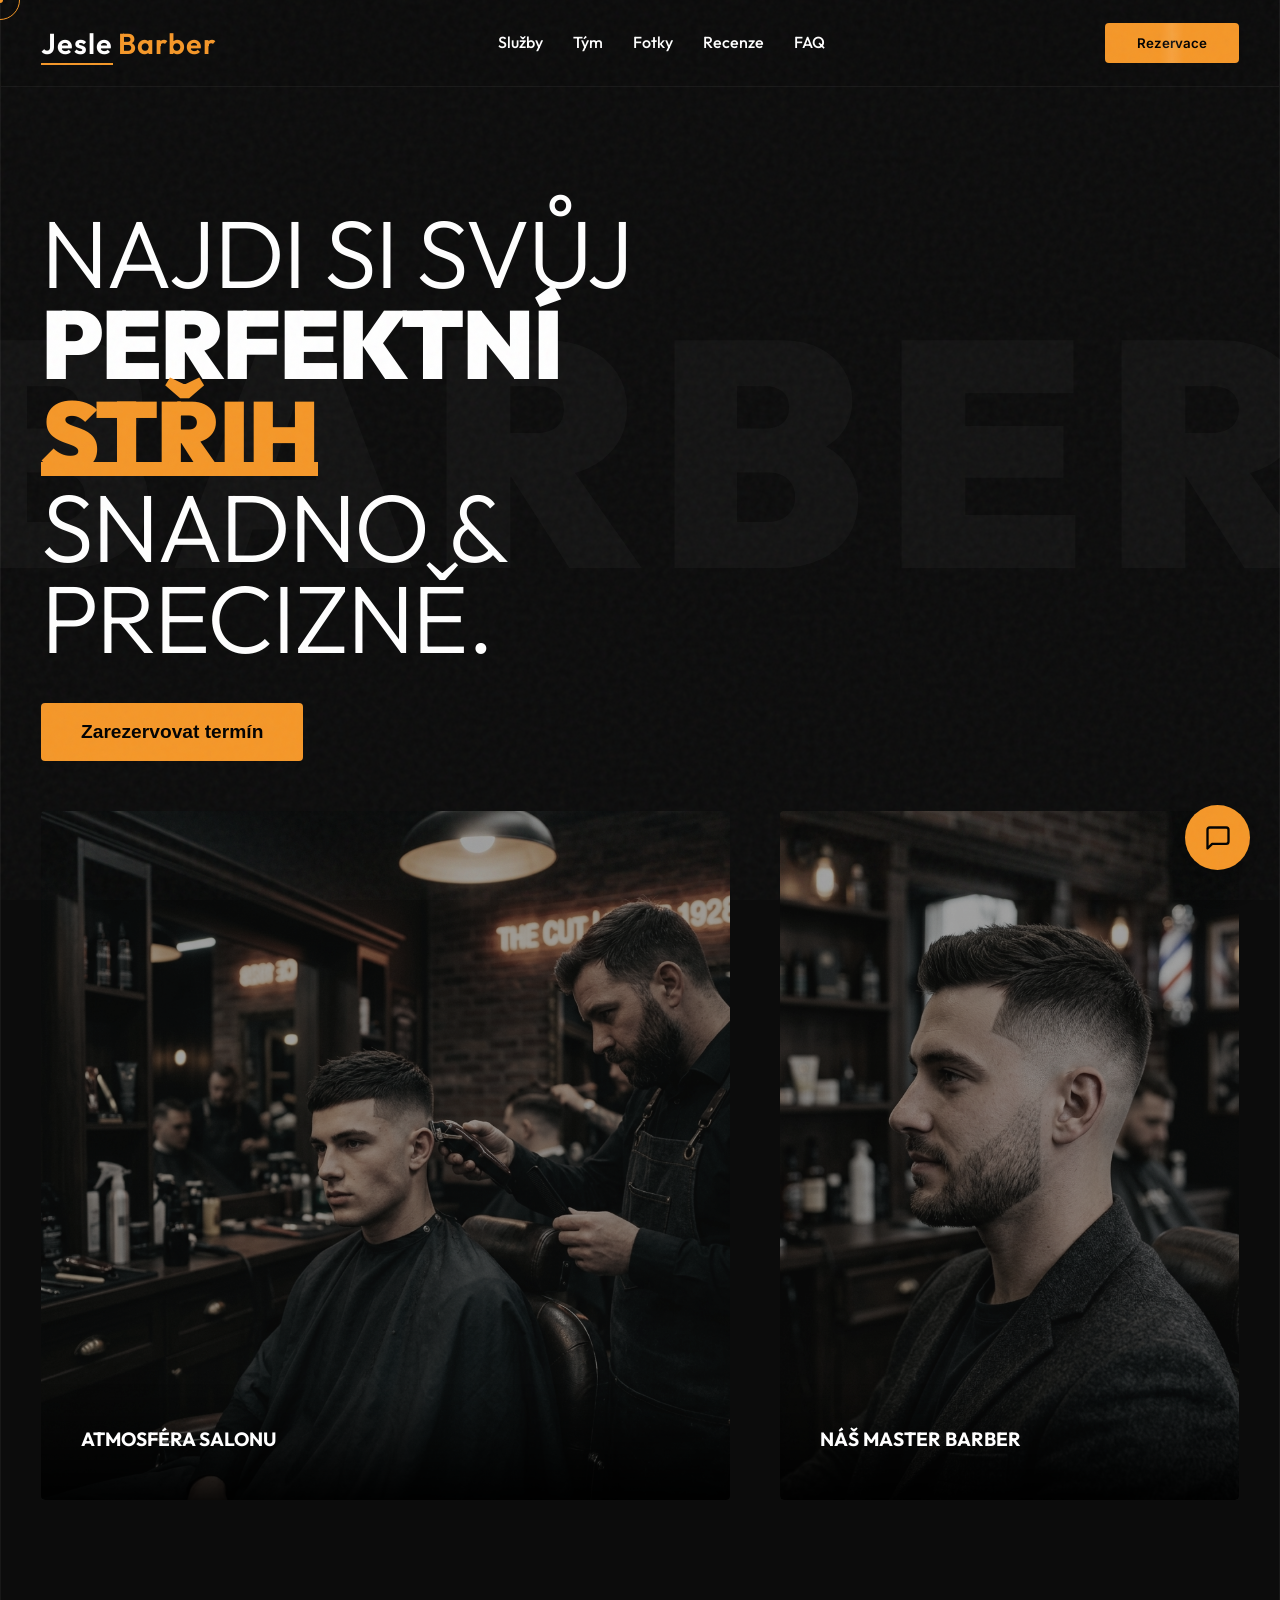
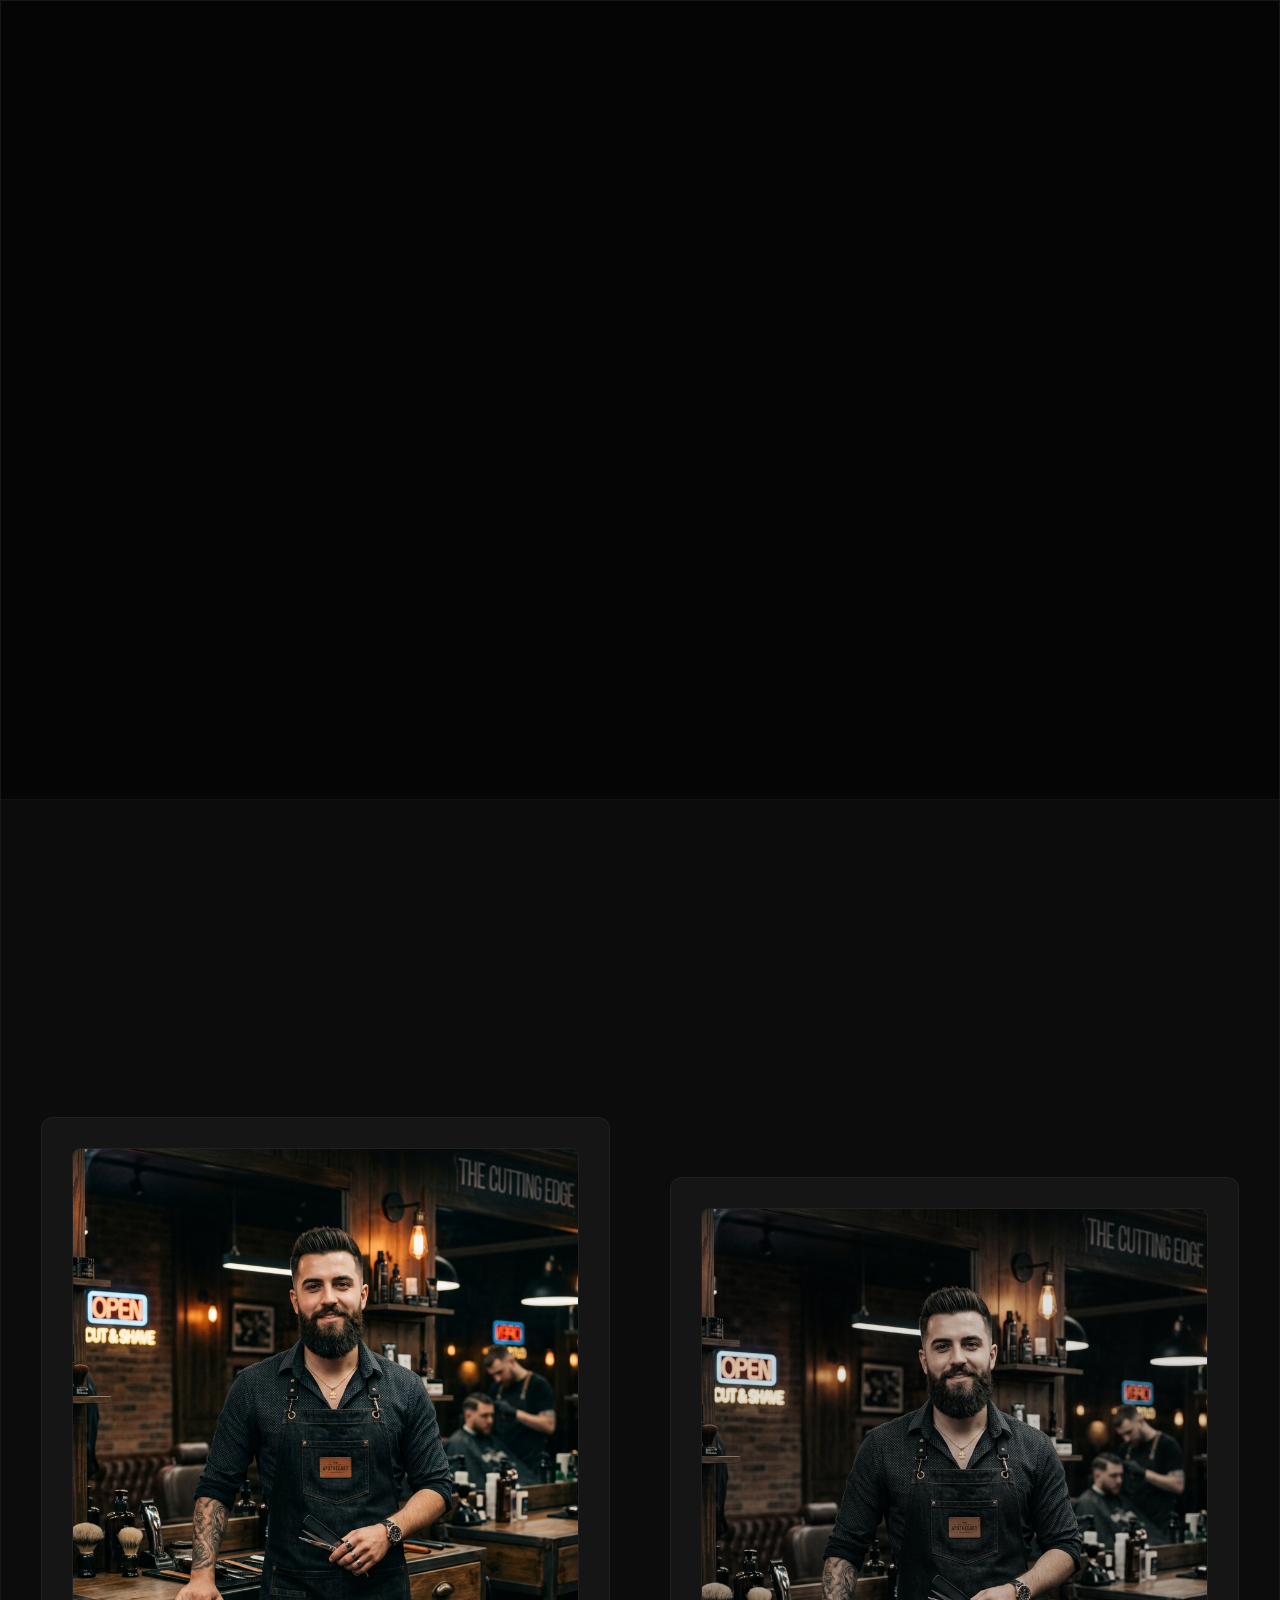
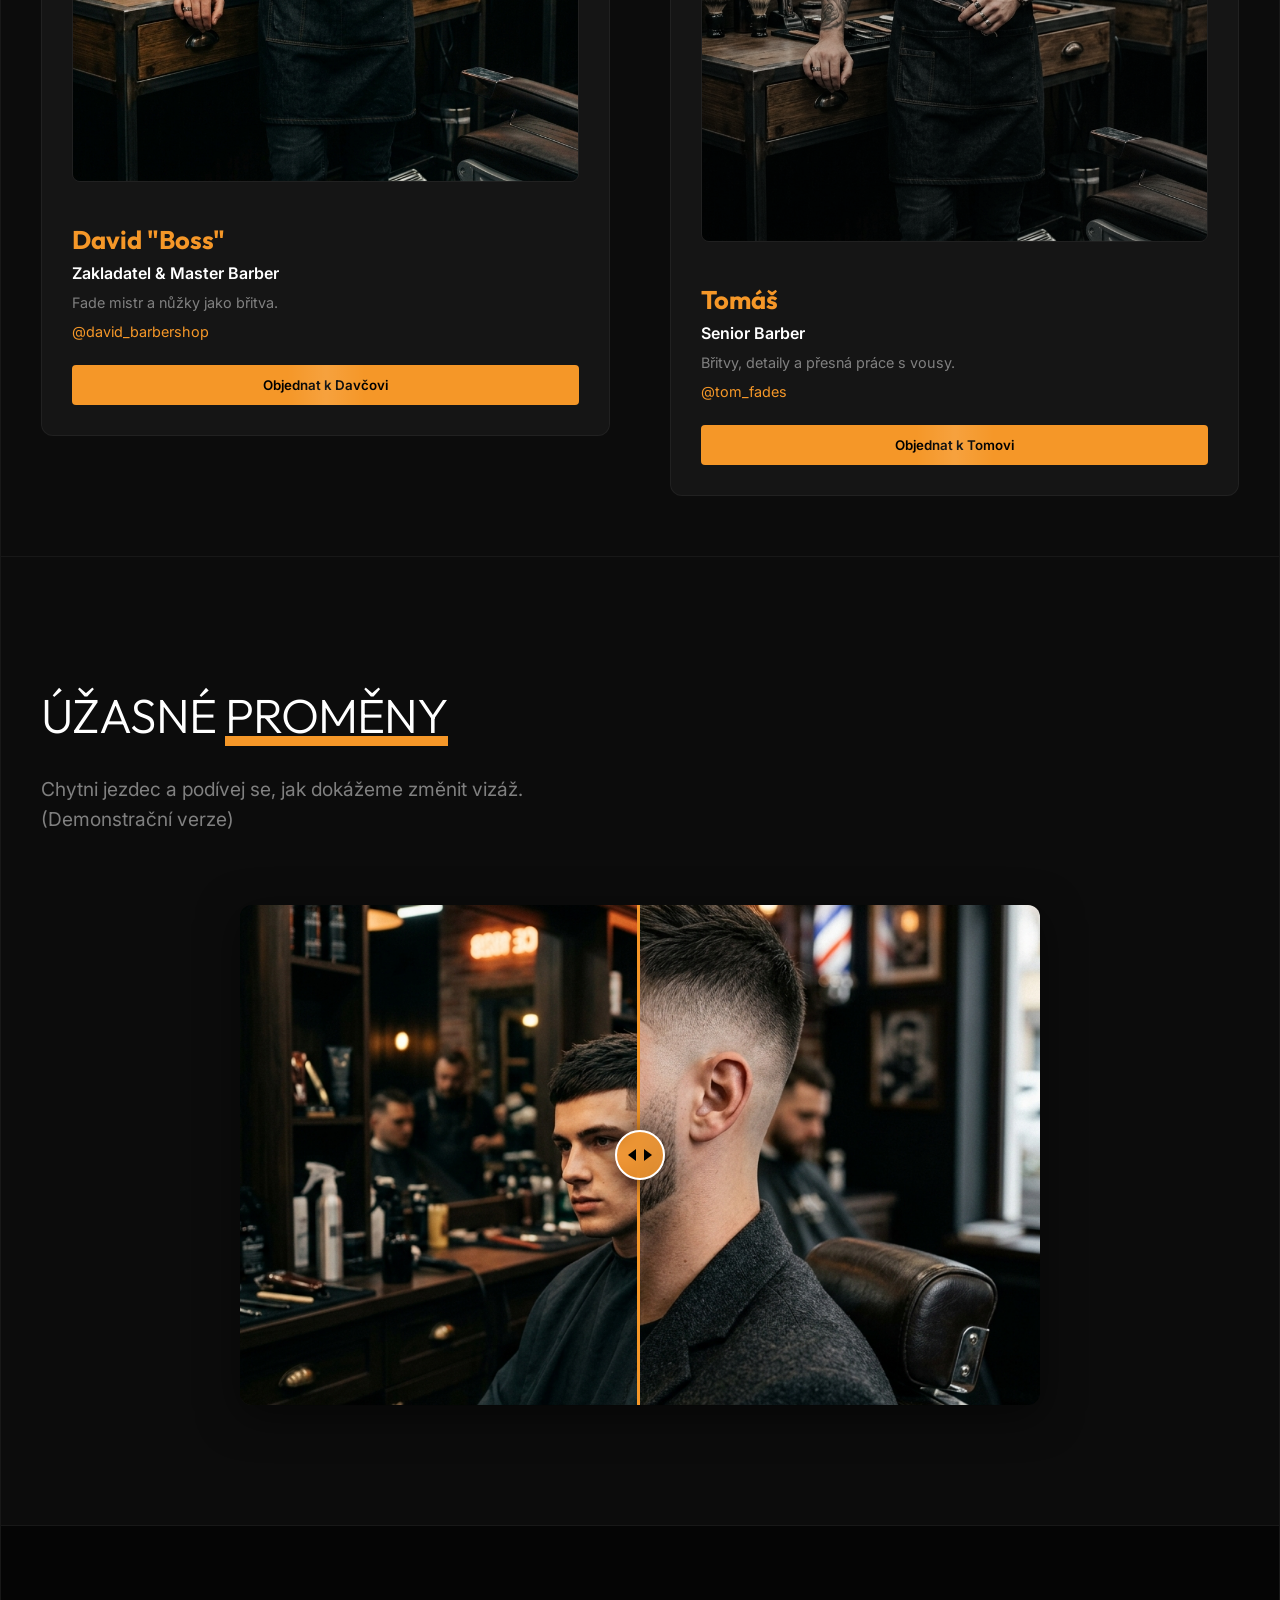
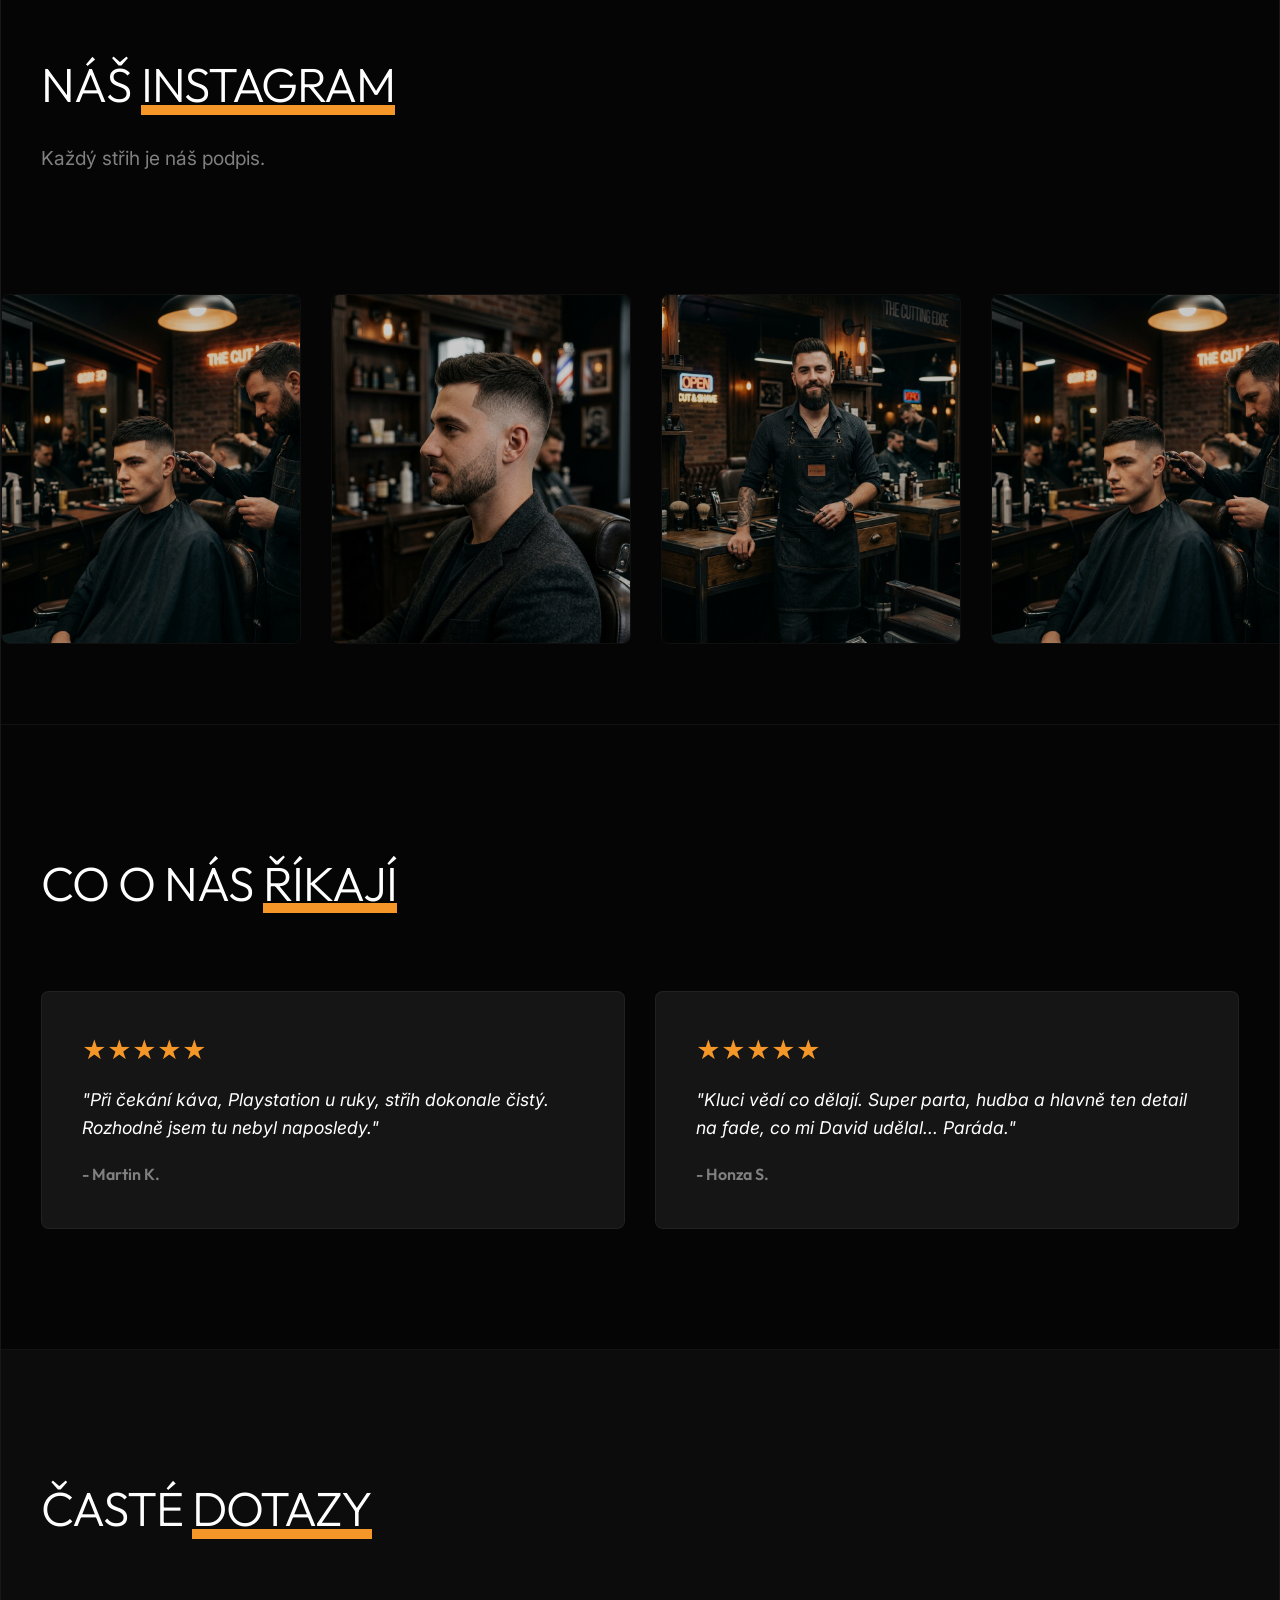
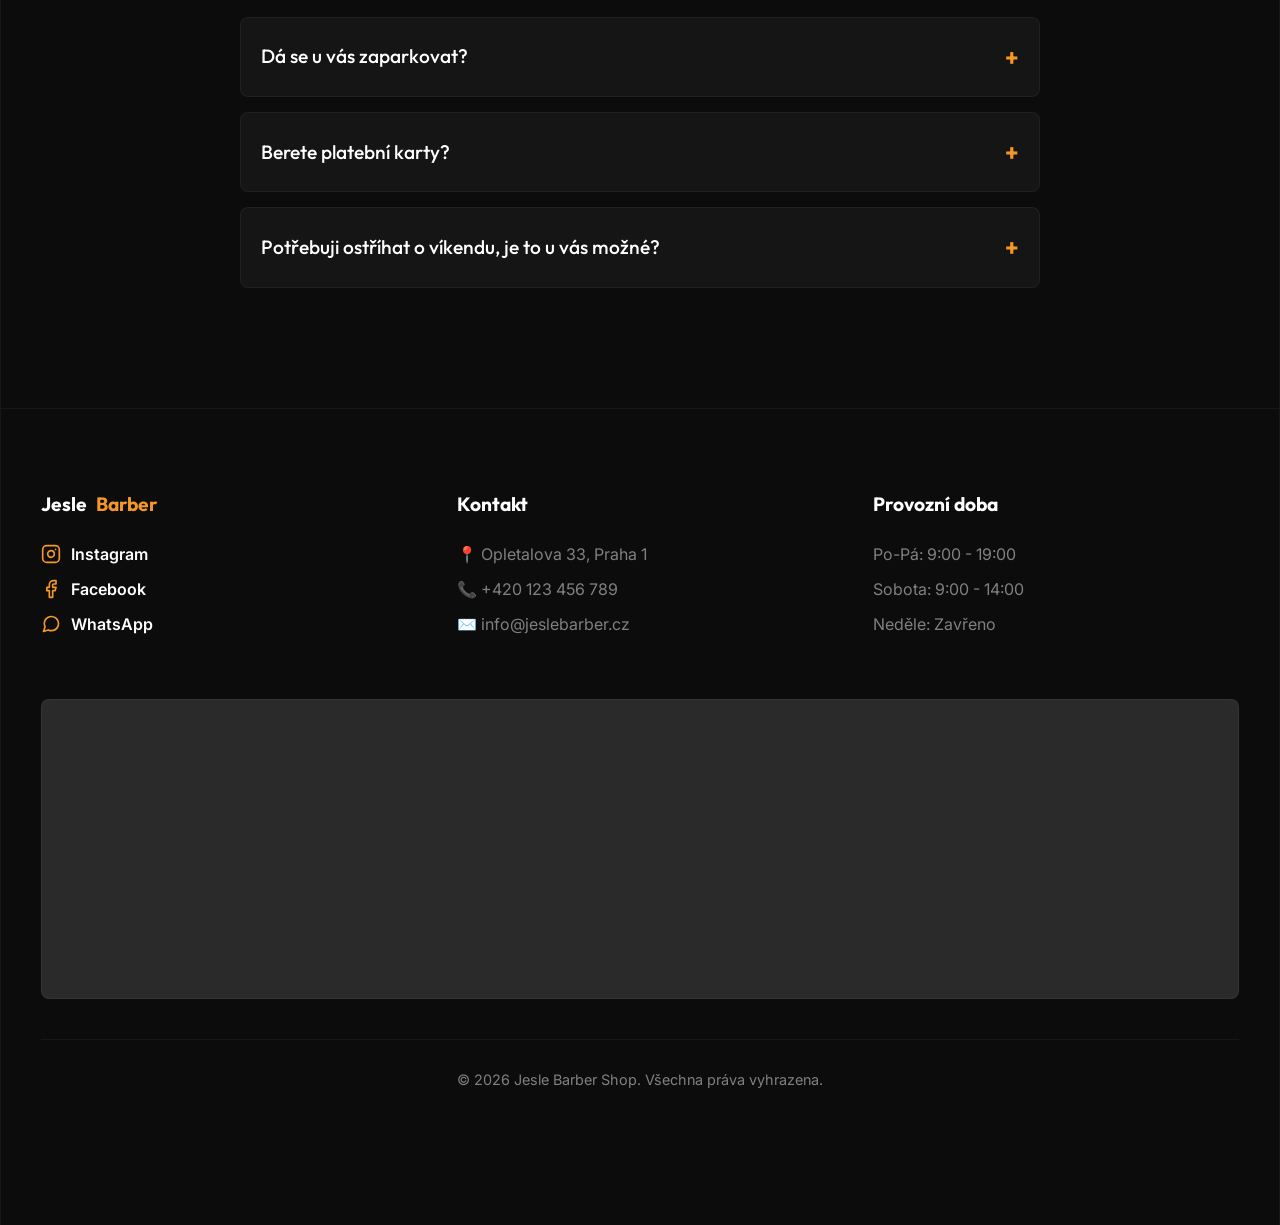
<file: index.html>
<!DOCTYPE html>
<html lang="cs">
<head>
    <meta charset="UTF-8">
    <meta name="viewport" content="width=device-width, initial-scale=1.0">
    <title>Jesle Barber Shop | Prémiové holičství</title>
    <meta name="description" content="Jesle Barber Shop nabízí špičkové pánské střihy, úpravu vousů a relax. Rezervujte si svůj termín online.">
    <meta property="og:title" content="Jesle Barber Shop | Najdi si svůj perfektní střih">
    <meta property="og:description" content="Zažijte prémiovou atmosféru a dokonalý střih v Jesle Barber Shop.">
    <meta property="og:type" content="website">
    
    <link rel="preconnect" href="https://fonts.googleapis.com">
    <link rel="preconnect" href="https://fonts.gstatic.com" crossorigin>
    <link href="https://fonts.googleapis.com/css2?family=Inter:wght@300;400;500&family=Outfit:wght@400;600;700;900&display=swap" rel="stylesheet">
    <link rel="stylesheet" href="style.css">
</head>
<body>
    <!-- Výkonný šumový filtr pro organický pocit -->
    <div class="noise-overlay"></div>
    
    <!-- Custom Cursor -->
    <div class="cursor-dot"></div>
    <div class="cursor-outline"></div>

    <div class="bg-text">BARBER</div>

    <div class="container">
        
        <!-- Sticky Navbar -->
        <header class="navbar" id="navbar">
            <a href="#hero" class="logo">
                <span class="logo-text">Jesle</span><span class="logo-accent">Barber</span>
            </a>
            <nav class="desktop-nav">
                <a href="#services">Služby</a>
                <a href="#team">Tým</a>
                <a href="#gallery">Fotky</a>
                <a href="#reviews">Recenze</a>
                <a href="#faq">FAQ</a>
            </nav>
            <div class="nav-actions">
                <button class="btn-primary open-booking">Rezervace</button>
                <button class="menu-btn" aria-label="Menu" id="mobile-menu-btn">
                    <svg width="24" height="24" viewBox="0 0 24 24" fill="none" stroke="currentColor" stroke-width="2"><line x1="3" y1="12" x2="21" y2="12"></line><line x1="3" y1="6" x2="21" y2="6"></line><line x1="3" y1="18" x2="21" y2="18"></line></svg>
                </button>
            </div>
        </header>



        <!-- Hlavní Hero -->
        <main class="hero" id="hero">
            <div class="hero-top reveal">
                <div class="hero-left">
                    <h1 class="hero-title">
                        Najdi si svůj <br>
                        <span class="bold">PERFEKTNÍ <span class="highlight">STŘIH</span></span>
                        <span class="small-text">snadno & precizně.</span>
                    </h1>
                    
                    <div class="hero-action">
                        <button class="find-barber-link open-booking">Zarezervovat termín</button>
                    </div>
                </div>


            </div>

            <div class="dot-pattern"></div>

            <div class="hero-gallery reveal delay-1">
                <div class="card card-large">
                    <img src="./assets/hero_haircut.png" alt="Barber při práci" class="card-img">
                    <div class="card-overlay">
                        <div class="card-text">
                            <h3>ATMOSFÉRA SALONU</h3>
                        </div>
                    </div>
                </div>

                <div class="card card-small">
                    <img src="./assets/gallery1.png" alt="Práce barbera" class="card-img">
                    <div class="card-overlay">
                        <div class="card-text">
                            <h3>NÁŠ MASTER BARBER</h3>
                        </div>
                    </div>
                </div>
            </div>
        </main>

        <!-- Služby -->
        <section class="services section-padding" id="services">
            <div class="section-header reveal">
                <h2 class="section-title">NAŠE <span class="highlight">SLUŽBY</span></h2>
                <p class="section-subtitle">Absolutní relax a precizní práce.</p>
            </div>
            
            <div class="services-grid">
                <div class="service-card reveal glow-hover">
                    <div class="service-header">
                        <h3>Klasický Střih</h3>
                        <span class="price">Od 590 Kč</span>
                    </div>
                    <p class="service-desc">Konzultace, luxusní mytí, precizní fade strojkem i nůžkami a profi styling.</p>
                    <button class="btn-outline open-booking w-100">Objednat</button>
                </div>
                <div class="service-card reveal delay-1 glow-hover">
                    <div class="service-header">
                        <h3>Úprava Vousů</h3>
                        <span class="price">Od 390 Kč</span>
                    </div>
                    <p class="service-desc">Zastřižení, dokonalé tvarování břitvou, horká napářka a vyživující olej.</p>
                    <button class="btn-outline open-booking w-100">Objednat</button>
                </div>
                <div class="service-card reveal delay-2 glow-hover" style="border-color: var(--accent);">
                    <div class="service-header">
                        <h3 class="gold-text">Kombo (Vlasy&nbsp;+&nbsp;Vousy)</h3>
                        <span class="price gold-text">Od 890 Kč</span>
                    </div>
                    <p class="service-desc">Ultimátní zážitek na 90 minut. Odpočinete si a odejdete úplně jako nový chlap.</p>
                    <button class="btn-primary w-100 open-booking">🔥 Nejoblíbenější - Objednat</button>
                </div>
            </div>
        </section>

        <!-- Náš Tým -->
        <section class="team section-padding" id="team">
            <div class="section-header reveal">
                <h2 class="section-title">NÁŠ <span class="highlight">TÝM</span></h2>
                <p class="section-subtitle">Řemeslníci, u kterých najdeš perfektní péči.</p>
            </div>
            <div class="team-grid">
                <div class="team-card reveal glow-hover">
                    <img src="./assets/barber.png" alt="David" class="team-img">
                    <div class="team-info">
                        <h3>David "Boss"</h3>
                        <p class="role">Zakladatel & Master Barber</p>
                        <p class="specialty">Fade mistr a nůžky jako břitva.</p>
                        <a href="javascript:void(0)" class="ig-link">@david_barbershop</a>
                        <button class="btn-primary open-booking w-100 mt-3" data-barber="david">Objednat k Davčovi</button>
                    </div>
                </div>
                <div class="team-card reveal delay-1 glow-hover">
                    <img src="./assets/barber.png" alt="Tomáš" class="team-img" style="filter: grayscale(0.4) brightness(0.9);">
                    <div class="team-info">
                        <h3>Tomáš</h3>
                        <p class="role">Senior Barber</p>
                        <p class="specialty">Břitvy, detaily a přesná práce s vousy.</p>
                        <a href="javascript:void(0)" class="ig-link">@tom_fades</a>
                        <button class="btn-primary open-booking w-100 mt-3" data-barber="tomas">Objednat k Tomovi</button>
                    </div>
                </div>
            </div>
        </section>

        <!-- Proměny Before & After -->
        <section class="before-after section-padding" id="promeny">
            <div class="section-header reveal">
                <h2 class="section-title">ÚŽASNÉ <span class="highlight">PROMĚNY</span></h2>
                <p class="section-subtitle">Chytni jezdec a podívej se, jak dokážeme změnit vizáž. (Demonstrační verze)</p>
            </div>
            
            <div class="ba-container reveal delay-1">
                <div class="ba-slider" id="ba-slider">
                    <!-- Base picture (After) -->
                    <img class="ba-after" src="./assets/gallery1.png" alt="Nový Fade">
                    <!-- Div holding the before picture with dynamic resize -->
                    <div class="ba-resize" id="ba-resize">
                        <img class="ba-before" src="./assets/hero_haircut.png" alt="Před proměnou">
                    </div>
                    <!-- Slide Handle -->
                    <span class="ba-handle" id="ba-handle"></span>
                </div>
            </div>
        </section>

        <!-- Galerie Carousel -->
        <section class="gallery" id="gallery">
            <div class="section-padding reveal">
                <h2 class="section-title">NÁŠ <span class="highlight">INSTAGRAM</span></h2>
                <p class="section-subtitle">Každý střih je náš podpis.</p>
            </div>
            <div class="carousel-wrapper reveal">
                <div class="carousel-track">
                    <img src="./assets/hero_haircut.png" alt="Barber střih" class="carousel-img">
                    <img src="./assets/gallery1.png" alt="Barber střih fade" class="carousel-img">
                    <img src="./assets/barber.png" alt="Naše práce" class="carousel-img">
                    <img src="./assets/hero_haircut.png" alt="Barber střih" class="carousel-img">
                    <img src="./assets/gallery1.png" alt="Barber střih fade" class="carousel-img">
                    <img src="./assets/barber.png" alt="Naše práce" class="carousel-img">
                    <!-- Duplicate for infinite trick -->
                    <img src="./assets/hero_haircut.png" alt="Barber střih" class="carousel-img">
                    <img src="./assets/gallery1.png" alt="Barber střih fade" class="carousel-img">
                    <img src="./assets/barber.png" alt="Naše práce" class="carousel-img">
                </div>
            </div>
        </section>

        <!-- Recenze Google -->
        <section class="reviews section-padding" id="reviews">
            <div class="section-header reveal">
                <h2 class="section-title">CO O NÁS <span class="highlight">ŘÍKAJÍ</span></h2>
            </div>
            <div class="reviews-grid">
                <div class="review-card reveal">
                    <div class="stars">★★★★★</div>
                    <p class="review-text">"Při čekání káva, Playstation u ruky, střih dokonale čistý. Rozhodně jsem tu nebyl naposledy."</p>
                    <p class="review-author">- Martin K.</p>
                </div>
                <div class="review-card reveal delay-1">
                    <div class="stars">★★★★★</div>
                    <p class="review-text">"Kluci vědí co dělají. Super parta, hudba a hlavně ten detail na fade, co mi David udělal... Paráda."</p>
                    <p class="review-author">- Honza S.</p>
                </div>
            </div>
        </section>

        <!-- FAQ -->
        <section class="faq-section section-padding" id="faq">
            <div class="section-header reveal">
                <h2 class="section-title">ČASTÉ <span class="highlight">DOTAZY</span></h2>
            </div>
            <div class="faq-container reveal delay-1">
                <details class="faq-accordion">
                    <summary>Dá se u vás zaparkovat?</summary>
                    <div class="faq-content">Ano! Máme vyhrazená dvě parkovací místa pro zákazníky hned vedle salonu. Zaparkovat u nás není nikdy problém.</div>
                </details>
                <details class="faq-accordion">
                    <summary>Berete platební karty?</summary>
                    <div class="faq-content">Samozřejmě. Bereme veškeré platební karty i Apple Pay / Google Pay.</div>
                </details>
                <details class="faq-accordion">
                    <summary>Potřebuji ostříhat o víkendu, je to u vás možné?</summary>
                    <div class="faq-content">V sobotu máme otevřeno od 9:00 do 14:00. Neděli si necháváme na odpočinek, abychom pro vás měli stoprocentně pevnou ruku po zbytek týdne.</div>
                </details>
            </div>
        </section>

        <!-- Footer -->
        <footer class="footer" id="footer">
            <div class="footer-grid reveal">
                <div class="footer-brand">
                    <h3>Jesle <span class="logo-accent">Barber</span></h3>
                    <div class="social-icons">
                        <a href="https://instagram.com" target="_blank" rel="noopener noreferrer"><svg width="20" height="20" viewBox="0 0 24 24" fill="none" stroke="currentColor" stroke-width="2" stroke-linecap="round" stroke-linejoin="round" class="social-icon"><rect x="2" y="2" width="20" height="20" rx="5" ry="5"></rect><path d="M16 11.37A4 4 0 1 1 12.63 8 4 4 0 0 1 16 11.37z"></path><line x1="17.5" y1="6.5" x2="17.51" y2="6.5"></line></svg> Instagram</a>
                        <a href="https://facebook.com" target="_blank" rel="noopener noreferrer"><svg width="20" height="20" viewBox="0 0 24 24" fill="none" stroke="currentColor" stroke-width="2" stroke-linecap="round" stroke-linejoin="round" class="social-icon"><path d="M18 2h-3a5 5 0 0 0-5 5v3H7v4h3v8h4v-8h3l1-4h-4V7a1 1 0 0 1 1-1h3z"></path></svg> Facebook</a>
                        <a href="https://whatsapp.com" target="_blank" rel="noopener noreferrer"><svg width="20" height="20" viewBox="0 0 24 24" fill="none" stroke="currentColor" stroke-width="2" stroke-linecap="round" stroke-linejoin="round" class="social-icon"><path d="M21 11.5a8.38 8.38 0 0 1-.9 3.8 8.5 8.5 0 0 1-7.6 4.7 8.38 8.38 0 0 1-3.8-.9L3 21l1.9-5.7a8.38 8.38 0 0 1-.9-3.8 8.5 8.5 0 0 1 4.7-7.6 8.38 8.38 0 0 1 3.8-.9h.5a8.48 8.48 0 0 1 8 8v.5z"></path></svg> WhatsApp</a>
                    </div>
                </div>
                <div class="footer-contact">
                    <h3>Kontakt</h3>
                    <p>📍 Opletalova 33, Praha 1</p>
                    <p>📞 +420 123 456 789</p>
                    <p>✉️ info@jeslebarber.cz</p>
                </div>
                <div class="footer-hours">
                    <h3>Provozní doba</h3>
                    <p>Po-Pá: 9:00 - 19:00</p>
                    <p>Sobota: 9:00 - 14:00</p>
                    <p>Neděle: Zavřeno</p>
                </div>
            </div>
            
            <div class="footer-map reveal delay-1">
                <!-- Reálná Google mapa s Dark Mode filtrem pro eleganci -->
                <iframe class="dark-map" src="https://www.google.com/maps/embed?pb=!1m18!1m12!1m3!1d2559.898050085816!2d14.4285311157183!3d50.0815858794276!2m3!1f0!2f0!3f0!3m2!1i1024!2i768!4f13.1!3m3!1m2!1s0x470b94eb50f00001%3A0xc6cb5a64a3a61dfc!2sOpletalova%2033%2C%20110%2000%20Nov%C3%A9%20M%C4%9Bsto!5e0!3m2!1sen!2scz!4v1713000000000!5m2!1sen!2scz" width="100%" height="100%" style="border:0;" allowfullscreen="" loading="lazy" referrerpolicy="no-referrer-when-downgrade"></iframe>
            </div>
            
            <div class="footer-bottom">
                <p>&copy; 2026 Jesle Barber Shop. Všechna práva vyhrazena.</p>
            </div>
        </footer>

    </div>

    <!-- Plovoucí Tlačítka (Sticky Bottom & WhatsApp Bubble) -->
    <!-- Aktivní Chatbot (Max) -->
    <div class="chat-widget-container">
        <!-- Floating Button -->
        <button class="floating-chat-btn" id="chat-toggle" aria-label="Otevřít chat s Maxem">
            <svg width="28" height="28" viewBox="0 0 24 24" fill="none" stroke="currentColor" stroke-width="2" stroke-linecap="round" stroke-linejoin="round"><path d="M21 15a2 2 0 0 1-2 2H7l-4 4V5a2 2 0 0 1 2-2h14a2 2 0 0 1 2 2z"></path></svg>
            <span class="chat-notification-badge" id="chat-badge">1</span>
        </button>

        <!-- Chat Window Wrap -->
        <div class="chat-window" id="chat-window">
            <div class="chat-header">
                <div class="chat-avatar-wrap">
                    <img src="./assets/barber.png" alt="Max" class="chat-avatar">
                    <span class="chat-online-dot"></span>
                </div>
                <div class="chat-header-text">
                    <div class="chat-name">Max</div>
                    <div class="chat-status">Virtuální recepce</div>
                </div>
                <button class="chat-close-btn" id="chat-close">✕</button>
            </div>

            <div class="chat-body" id="chat-messages">
                <!-- Zprávy se budou generovat zde -->
            </div>

            <div class="chat-quick-replies" id="chat-replies">
                <button class="quick-btn" data-msg="🗓️ Kdy máte dnes volno?">Rezervace</button>
                <button class="quick-btn" data-msg="💰 Jaké máte ceny?">Ceník</button>
                <button class="quick-btn" data-msg="📍 Kde vás najdu?">Adresa</button>
            </div>

            <form class="chat-input-form" id="chat-form">
                <input type="text" id="chat-input" placeholder="Napiš zprávu..." autocomplete="off">
                <button type="submit" class="chat-send-icon">
                    <svg width="20" height="20" viewBox="0 0 24 24" fill="none" stroke="currentColor" stroke-width="2.5" stroke-linecap="round" stroke-linejoin="round"><line x1="22" y1="2" x2="11" y2="13"></line><polygon points="22 2 15 22 11 13 2 9 22 2"></polygon></svg>
                </button>
            </form>
        </div>
    </div>

    
    <div class="sticky-mobile-booking">
        <button class="btn-primary w-100 open-booking">Rezervovat</button>
    </div>
    
    <!-- Mobile Menu Overlay (Přesunuto z containeru pro fixnutí iOS pozicování) -->
    <div class="mobile-menu-overlay" id="mobile-menu">
        <button class="close-menu-btn" id="close-mobile-menu">✕</button>
        <nav class="mobile-nav-links">
            <a href="#services" class="mobile-link">Služby</a>
            <a href="#team" class="mobile-link">Tým</a>
            <a href="#gallery" class="mobile-link">Fotky</a>
            <a href="#faq" class="mobile-link">FAQ</a>
            <a href="#footer" class="mobile-link">Kontakt</a>
        </nav>
        <button class="btn-primary open-booking mobile-book-btn">Zarezervovat termín</button>
        <div class="mobile-socials mt-3">
            <a href="https://instagram.com" target="_blank" rel="noopener noreferrer">Instagram</a>
            <a href="https://tiktok.com" target="_blank" rel="noopener noreferrer">TikTok</a>
        </div>
    </div>

    <!-- Rezervační Modal Systém -->
    <div class="modal-overlay" id="booking-modal">
        <div class="modal-box">
            <button class="close-modal" id="close-modal">✕</button>
            <div id="booking-content">
                <h2>Rychlá rezervace</h2>
                <p class="modal-desc">Zabezpečte si své místo bez zbytečného čekání.</p>
                <form class="booking-form" id="booking-form">
                    <div class="form-group">
                        <label>Vyberte službu:</label>
                        <select id="booking-service" name="service" required>
                            <option value="" disabled selected>Vyberte službu</option>
                            <option value="1" data-duration="60">Klasický Střih (60 min)</option>
                            <option value="2" data-duration="60">Úprava Vousů (60 min)</option>
                            <option value="3" data-duration="90">VIP Kombo (90 min)</option>
                        </select>
                    </div>

                    <div class="form-group">
                        <label>Vyberte barbera:</label>
                        <select id="booking-barber" name="barber">
                            <option value="" selected>Rozhodnu na místě o barberovi</option>
                            <option value="david">David "Boss"</option>
                            <option value="tomas">Tomáš</option>
                        </select>
                    </div>

                    <div class="form-group">
                        <label>Vyberte den:</label>
                        <div class="date-picker-wrap" id="date-picker-list">
                            <!-- Dny budou generovány přes JS -->
                        </div>
                    </div>

                    <div class="form-group">
                        <label>Dostupné časy:</label>
                        <div class="time-grid" id="time-slots-grid">
                            <p class="empty-state">Nejdříve vyberte službu a den.</p>
                        </div>
                    </div>

                    <input type="text" id="contact-info" name="contact-info" placeholder="Tel. číslo / Email" required>
                    <input type="hidden" id="final-appointment-time" name="final-appointment-time">
                    
                    <button type="submit" class="btn-primary w-100 mt-3" id="submit-booking" disabled>Dokončit rezervaci</button>
                </form>
            </div>
            <!-- Success Animace, skryta na začátku -->
            <div id="booking-success" style="display: none; text-align: center; padding: 40px 10px;">
                <div class="success-icon">✓</div>
                <h2 style="color: #32c850;">Hotovo!</h2>
                <p>Vaše rezervace byla úspěšně odeslána. Těšíme se na vás!</p>
                <button class="btn-primary mt-3" id="close-success-btn">Zavřít</button>
            </div>
        </div>
    </div>
    <script src="script.js"></script>
</body>
</html>
</file>
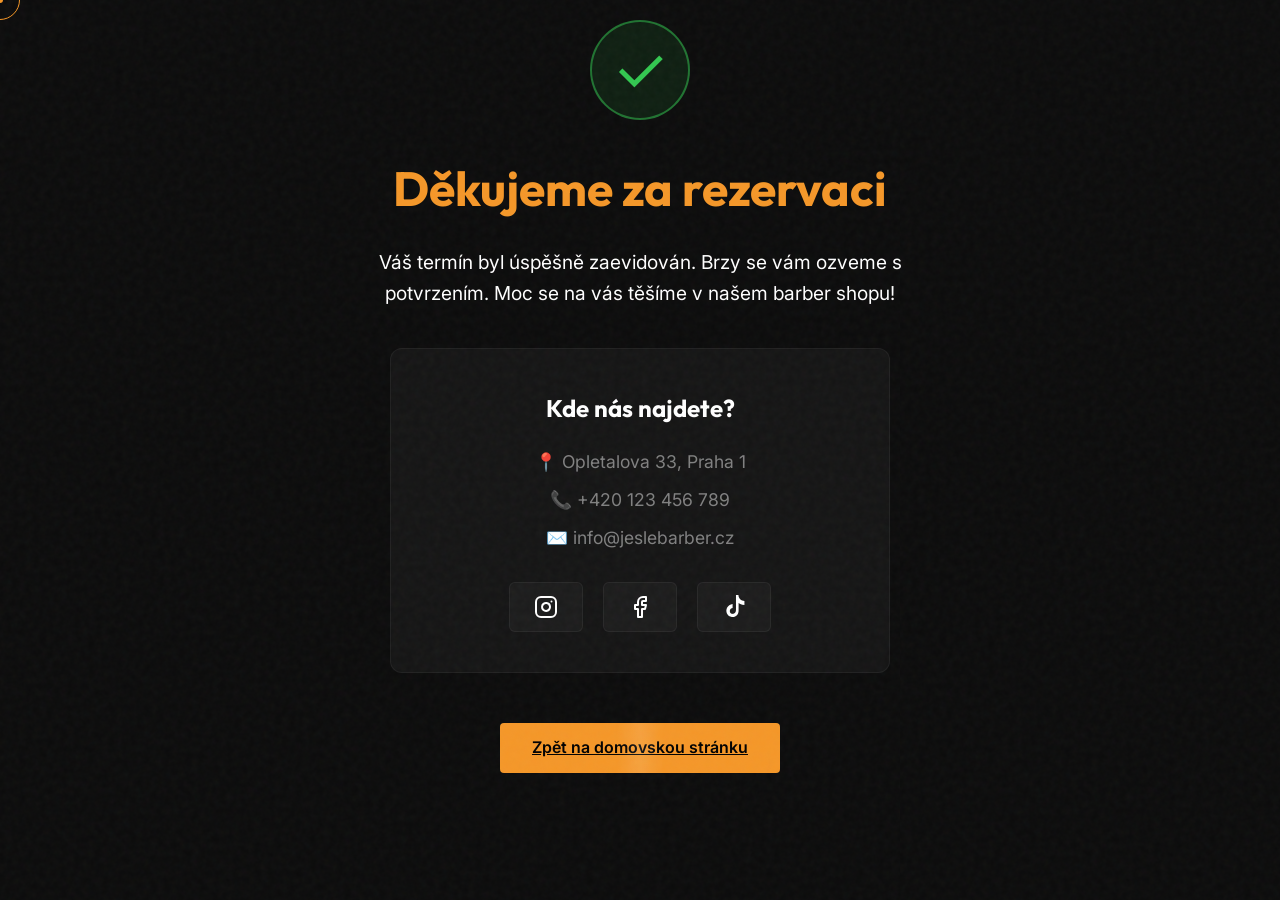
<file: thank-you.html>
<!DOCTYPE html>
<html lang="cs">
<head>
    <meta charset="UTF-8">
    <meta name="viewport" content="width=device-width, initial-scale=1.0">
    <title>Děkujeme za rezervaci | Jesle Barber Shop</title>
    <meta name="description" content="Děkujeme za vaši rezervaci. Těšíme se na vaši návštěvu v Jesle Barber Shopu.">
    <link rel="preconnect" href="https://fonts.googleapis.com">
    <link rel="preconnect" href="https://fonts.gstatic.com" crossorigin>
    <link href="https://fonts.googleapis.com/css2?family=Inter:wght@300;400;500&family=Outfit:wght@400;600;700;900&display=swap" rel="stylesheet">
    <link rel="stylesheet" href="style.css">
    <style>
        .thank-you-wrapper { display: flex; flex-direction: column; justify-content: center; align-items: center; min-height: 80vh; text-align: center; padding: 20px; }
        .thank-you-title { font-family: var(--font-heading); font-size: 3rem; margin-bottom: 20px; color: var(--accent); }
        .thank-you-text { font-size: 1.2rem; color: var(--text-pure); margin-bottom: 40px; max-width: 600px; }
        .contact-info { background: var(--bg-card); padding: 40px; border-radius: 12px; border: 1px solid var(--border-color); width: 100%; max-width: 500px; margin-bottom: 30px; position: relative; overflow: hidden; }
        .contact-info h3 { font-family: var(--font-heading); margin-bottom: 20px; font-size: 1.5rem; color: var(--text-pure); }
        .contact-info p { color: var(--text-muted); margin-bottom: 10px; font-size: 1.1rem; }
        .social-links { display: flex; gap: 20px; justify-content: center; margin-top: 30px; }
        .social-link { display: flex; justify-content: center; align-items: center; color: var(--text-pure); text-decoration: none; font-weight: bold; border: 1px solid var(--border-color); padding: 12px 24px; border-radius: 6px; transition: 0.3s; background: rgba(255,255,255,0.03); }
        .social-link:hover { background: var(--accent); color: #000; border-color: var(--accent); }
        .success-icon-lg { width: 100px; height: 100px; border-radius: 50%; background: rgba(50,200,80,0.1); color: #32c850; font-size: 4rem; display: flex; justify-content: center; align-items: center; margin-bottom: 30px; border: 2px solid rgba(50,200,80,0.5); }
        
        @media (max-width: 768px) {
            .thank-you-title { font-size: 2.2rem; }
            .success-icon-lg { width: 80px; height: 80px; font-size: 3rem; }
        }
    </style>
</head>
<body>
    <div class="noise-overlay"></div>
    <div class="cursor-dot"></div>
    <div class="cursor-outline"></div>

    <div class="container" style="border: none; box-shadow: none;">
        <div class="thank-you-wrapper reveal">
            <div class="success-icon-lg">✓</div>
            <h1 class="thank-you-title">Děkujeme za rezervaci</h1>
            <p class="thank-you-text">Váš termín byl úspěšně zaevidován. Brzy se vám ozveme s potvrzením. Moc se na vás těšíme v našem barber shopu!</p>
            
            <div class="contact-info glow-hover">
                <h3>Kde nás najdete?</h3>
                <p>📍 Opletalova 33, Praha 1</p>
                <p>📞 +420 123 456 789</p>
                <p>✉️ info@jeslebarber.cz</p>
                
                <div class="social-links">
                    <a href="https://instagram.com" target="_blank" rel="noopener noreferrer" class="social-link" aria-label="Instagram">
                        <svg width="24" height="24" viewBox="0 0 24 24" fill="none" stroke="currentColor" stroke-width="2" stroke-linecap="round" stroke-linejoin="round"><rect x="2" y="2" width="20" height="20" rx="5" ry="5"></rect><path d="M16 11.37A4 4 0 1 1 12.63 8 4 4 0 0 1 16 11.37z"></path><line x1="17.5" y1="6.5" x2="17.51" y2="6.5"></line></svg>
                    </a>
                    <a href="https://facebook.com" target="_blank" rel="noopener noreferrer" class="social-link" aria-label="Facebook">
                        <svg width="24" height="24" viewBox="0 0 24 24" fill="none" stroke="currentColor" stroke-width="2" stroke-linecap="round" stroke-linejoin="round"><path d="M18 2h-3a5 5 0 0 0-5 5v3H7v4h3v8h4v-8h3l1-4h-4V7a1 1 0 0 1 1-1h3z"></path></svg>
                    </a>
                    <a href="https://tiktok.com" target="_blank" rel="noopener noreferrer" class="social-link" aria-label="TikTok">
                        <svg width="24" height="24" viewBox="0 0 24 24" fill="currentColor"><path d="M12.525.02c1.31-.02 2.61-.01 3.91-.02.08 1.53.63 3.09 1.75 4.17 1.12 1.11 2.7 1.62 4.24 1.79v4.03c-1.44-.05-2.89-.35-4.2-.97-.57-.26-1.1-.59-1.62-.93v7.2c0 1.61-.26 3.16-1.26 4.41-1.39 1.72-3.35 2.5-5.51 2.31-2.2-.2-4.05-1.55-4.9-3.48-.82-1.85-.75-3.92.1-5.71 1.05-2.2 3.11-3.66 5.56-3.88v4.06c-1.07.13-2.02.81-2.5 1.76-.41.82-.44 1.83.02 2.66.45.83 1.3 1.34 2.24 1.45 1.05.12 2.1-.31 2.74-1.13.62-.78.89-1.78.88-2.77V.02z"/></svg>
                    </a>
                </div>
            </div>
            
            <a href="index.html" class="btn-primary mt-3">Zpět na domovskou stránku</a>
        </div>
    </div>
    
    <script>
        document.addEventListener('DOMContentLoaded', () => {
            const container = document.querySelector('.container');
            setTimeout(() => {
                if(container) container.classList.add('loaded');
                document.querySelector('.thank-you-wrapper').classList.add('active');
            }, 100);

            const cursorDot = document.querySelector('.cursor-dot');
            const cursorOutline = document.querySelector('.cursor-outline');
            
            window.addEventListener('mousemove', (e) => {
                const posX = e.clientX;
                const posY = e.clientY;
                if(cursorDot && cursorOutline) {
                    cursorDot.style.left = `${posX}px`;
                    cursorDot.style.top = `${posY}px`;
                    cursorOutline.style.left = `${posX}px`;
                    cursorOutline.style.top = `${posY}px`;
                }
            });
        });
    </script>
</body>
</html>
</file>
<file: style.css>
:root {
    --bg-darker: #050505;
    --bg-main: #0c0c0c;
    --bg-card: #151515;
    --bg-glass: rgba(12, 12, 12, 0.7);
    --text-pure: #ffffff;
    --text-muted: #808080;
    --accent: #F59728;
    --accent-glow: rgba(245, 151, 40, 0.15);
    --accent-hover: #ffaa3f;
    --font-heading: 'Outfit', sans-serif;
    --font-text: 'Inter', sans-serif;
    --border-color: rgba(255, 255, 255, 0.05);
    --transition-smooth: all 0.5s cubic-bezier(0.4, 0, 0.2, 1);
}

* { margin: 0; padding: 0; box-sizing: border-box; }
html { scroll-behavior: smooth; }

body {
    background-color: var(--bg-main);
    color: var(--text-pure);
    font-family: var(--font-text);
    overflow-x: hidden;
    min-height: 100vh;
    position: relative;
    line-height: 1.6;
    cursor: none; /* Skryje standardní kurzor pro náš vlastní */
}

/* Digitální textura (Noise Filter) */
body::before {
    content: "";
    position: fixed;
    top: 0; left: 0;
    width: 100%; height: 100%;
    background-image: url("https://grainy-gradients.vercel.app/noise.svg");
    opacity: 0.04;
    pointer-events: none;
    z-index: 9999;
}

/* Custom Cursor */
.cursor-dot {
    width: 6px; height: 6px;
    background-color: var(--accent);
    position: fixed; top: 0; left: 0;
    transform: translate(-50%, -50%);
    border-radius: 50%; z-index: 10001;
    pointer-events: none; transition: transform 0.1s ease;
}
.cursor-outline {
    width: 40px; height: 40px;
    border: 1.5px solid var(--accent);
    position: fixed; top: 0; left: 0;
    transform: translate(-50%, -50%);
    border-radius: 50%; z-index: 10000;
    pointer-events: none; transition: transform 0.15s ease-out, width 0.3s, height 0.3s, background-color 0.3s;
}

.cursor-outline.hover {
    width: 80px; height: 80px;
    background-color: rgba(245, 151, 40, 0.1);
    border-color: var(--accent);
}

/* Noise Texture */
.noise-overlay {
    position: fixed; top: 0; left: 0;
    width: 100%; height: 100%;
    z-index: 9997; pointer-events: none;
    opacity: 0.04;
    background-image: url("data:image/svg+xml,%3Csvg viewBox='0 0 200 200' xmlns='http://www.w3.org/2000/svg'%3E%3Cfilter id='noiseFilter'%3E%3CfeTurbulence type='fractalNoise' baseFrequency='0.65' numOctaves='3' stitchTiles='stitch'/%3E%3C/filter%3E%3Crect width='100%25' height='100%25' filter='url(%23noiseFilter)'/%3E%3C/svg%3E");
}

/* Variable Weights */
.weight-light { font-weight: 300; }
.weight-medium { font-weight: 500; }
.weight-black { font-weight: 900; }

.bg-text {
    position: fixed;
    top: 50vh; left: 50%;
    transform: translate(-50%, -50%);
    font-family: var(--font-heading);
    font-size: 25vw; font-weight: 900;
    color: rgba(255, 255, 255, 0.03);
    z-index: 0; pointer-events: none;
    letter-spacing: 0.05em; user-select: none;
}

.container {
    max-width: 1400px;
    margin: 0 auto;
    position: relative; z-index: 10;
    background: transparent;
    border-left: 1px solid var(--border-color);
    border-right: 1px solid var(--border-color);
    box-shadow: 0 0 50px rgba(0,0,0,0.5);
    padding-bottom: 80px; 
    opacity: 0; /* Pro úvodní animaci */
    transform: translateY(20px);
    transition: opacity 1.2s ease, transform 1.2s cubic-bezier(0.19, 1, 0.22, 1);
}
.container.loaded {
    opacity: 1;
    transform: translateY(0);
}

.highlight {
    position: relative; display: inline-block; z-index: 1;
}
.highlight::after {
    content: ''; position: absolute; bottom: 8px; left: 0;
    width: 100%; height: 10px; background-color: var(--accent); z-index: -1;
}

.section-padding { padding: 120px 40px; }
.section-header { margin-bottom: 70px; }
.section-title { font-family: var(--font-heading); font-size: 3rem; font-weight: 300; text-transform: uppercase; margin-bottom: 20px; letter-spacing: -1px; }
.section-subtitle { color: var(--text-muted); font-size: 1.2rem; max-width: 600px; }
.gold-text { color: var(--accent) !important; }
.mt-3 { margin-top: 20px; }
.w-100 { width: 100%; }

/* Buttons */
.btn-primary { background-color: var(--accent); color: #000; font-family: var(--font-text); font-weight: 600; border: none; padding: 12px 32px; border-radius: 4px; cursor: pointer; transition: 0.3s; }
.btn-primary:hover {
    background-color: var(--accent-hover);
    transform: translateY(-2px);
    box-shadow: 0 10px 25px rgba(245, 151, 40, 0.4);
}
/* Shimmer Effect */
.btn-primary {
    position: relative;
    overflow: hidden;
}
.btn-primary::after {
    content: "";
    position: absolute;
    top: -50%; left: -50%;
    width: 200%; height: 200%;
    background: linear-gradient(45deg, transparent 45%, rgba(255,255,255,0.1) 50%, transparent 55%);
    transform: rotate(45deg);
    transition: 0.6s;
    pointer-events: none;
}
.btn-primary:hover::after {
    left: 100%; top: 100%;
}
.btn-outline { background-color: transparent; color: var(--text-pure); border: 1px solid var(--border-color); padding: 12px 32px; border-radius: 4px; cursor: pointer; font-weight: 600; transition: 0.3s; }
.btn-outline:hover { border-color: var(--accent); background-color: rgba(245, 151, 40, 0.1); color: var(--accent); }

/* Glow hover effect */
.glow-hover { transition: transform 0.3s, border-color 0.3s, box-shadow 0.3s !important; }
.glow-hover:hover {
    transform: translateY(-5px);
    border-color: var(--accent) !important;
    box-shadow: 0 5px 30px rgba(245, 151, 40, 0.25) !important;
}

/* Navbar */
.navbar { display: flex; justify-content: space-between; align-items: center; padding: 20px 40px; border-bottom: 1px solid var(--border-color); position: sticky; top: 0; z-index: 100; background: var(--bg-glass); backdrop-filter: blur(12px); -webkit-backdrop-filter: blur(12px); transition: padding 0.3s ease; }
.navbar.scrolled { padding: 15px 40px; box-shadow: 0 4px 30px rgba(0, 0, 0, 0.5); }
.logo { font-family: var(--font-heading); font-size: 1.8rem; font-weight: 600; letter-spacing: 1px; text-decoration: none; display: inline-block; }
.logo-text { color: var(--text-pure); border-bottom: 2px solid var(--accent); padding-bottom: 2px; }
.logo-accent { color: var(--accent); margin-left: 5px; }

.desktop-nav { display: flex; gap: 30px; }
.desktop-nav a { color: var(--text-pure); text-decoration: none; font-weight: 500; font-family: var(--font-heading); transition: 0.3s; }
.desktop-nav a:hover { color: var(--accent); }

.nav-actions { display: flex; align-items: center; gap: 20px; }
.menu-btn { display: none; background: transparent; border: 1px solid var(--border-color); color: var(--text-pure); width: 44px; height: 44px; border-radius: 4px; cursor: pointer; transition: 0.3s; }
.menu-btn:hover { border-color: var(--accent); color: var(--accent); }

/* Mobile Menu */
.mobile-menu-overlay { position: fixed; top: 0; left: 0; width: 100%; height: 100vh; background: rgba(10, 10, 10, 0.98); z-index: 999; padding: 40px; display: flex; flex-direction: column; justify-content: center; align-items: center; opacity: 0; visibility: hidden; transform: translateY(-20px); transition: 0.4s; }
.mobile-menu-overlay.active { opacity: 1; visibility: visible; transform: translateY(0); }
.close-menu-btn { position: absolute; top: 30px; right: 40px; background: none; border: none; color: var(--text-pure); font-size: 2rem; cursor: pointer; }
.mobile-nav-links { display: flex; flex-direction: column; gap: 30px; text-align: center; margin-bottom: 40px; }
.mobile-nav-links a { font-family: var(--font-heading); font-size: 1.8rem; color: var(--text-pure); text-decoration: none; font-weight: 700; text-transform: uppercase; }
.mobile-book-btn { font-size: 1.2rem; padding: 15px 40px; }
.mobile-socials a { color: var(--text-muted); margin: 0 10px; font-weight: bold; text-decoration: none;}

/* Hero Editorial */
.hero { padding: 120px 40px 100px 40px; position: relative; border-bottom: 1px solid var(--border-color); }
.hero-top { display: flex; justify-content: space-between; align-items: flex-start; margin-bottom: 100px; }
.hero-title {
    font-family: var(--font-heading);
    font-size: min(8vw, 6rem);
    font-weight: 300;
    line-height: 0.95;
    text-transform: uppercase;
    margin-bottom: 40px;
    letter-spacing: -2px;
    position: relative;
    z-index: 20;
}
.hero-title .bold {
    font-weight: 900;
    display: block;
    color: var(--text-pure);
}
.hero-title .highlight {
    color: var(--accent);
}
.hero-title .highlight::after {
    height: 15%;
    bottom: 5px;
}
.hero-left { max-width: 60%; }

.find-barber-link { 
    background: var(--accent); 
    color: #000; 
    text-decoration: none; 
    font-size: 1.2rem; 
    font-weight: 700;
    padding: 18px 40px; 
    border-radius: 4px; 
    cursor: pointer; 
    transition: 0.3s cubic-bezier(0.19, 1, 0.22, 1); 
    display: inline-block;
    border: none;
}
.find-barber-link:hover { 
    background: var(--text-pure); 
    transform: scale(1.05);
}



.hero-gallery { 
    display: grid; 
    grid-template-columns: 1.5fr 1fr; 
    gap: 50px; 
    margin-top: -50px; /* Editorial overlap */
    position: relative;
    z-index: 10;
}
.card { 
    position: relative; 
    border-radius: 4px; 
    overflow: hidden; 
    background: var(--bg-card); 
    transition: transform 0.6s cubic-bezier(0.19, 1, 0.22, 1); 
}
.card:hover { transform: scale(1.03) translateY(-5px); }
.card-img { 
    width: 100%; height: 100%; 
    object-fit: cover; 
    display: block; 
    opacity: 0.6; 
    transition: transform 1.2s cubic-bezier(0.19, 1, 0.22, 1), opacity 0.6s ease;
    filter: grayscale(0.5);
}
.card:hover .card-img { 
    opacity: 1; 
    transform: scale(1.1); 
    filter: grayscale(0);
}

.card-overlay { 
    position: absolute; 
    bottom: 0; left: 0; width: 100%; 
    padding: 40px; 
    background: linear-gradient(to top, rgba(0,0,0,0.9) 0%, rgba(0,0,0,0.4) 50%, rgba(0,0,0,0) 100%); 
    display: flex; 
    align-items: flex-end; 
    gap: 20px; 
    backdrop-filter: blur(0px);
    transition: backdrop-filter 0.4s ease;
}
.card:hover .card-overlay {
    backdrop-filter: blur(4px);
}
.card-text h3 { font-family: var(--font-heading); font-size: 1.2rem; margin-bottom: 5px;}

/* Services Asymmetric */
.services { background: var(--bg-darker); border-bottom: 1px solid var(--border-color); }
.services-grid { display: grid; grid-template-columns: repeat(auto-fit, minmax(350px, 1fr)); gap: 40px; }
.service-card { 
    background: var(--bg-card); 
    padding: 60px 40px; 
    border-radius: 12px; 
    border: 1px solid var(--border-color); 
    position: relative;
    overflow: hidden;
}
/* Glassmorphism 2.0 Dynamic Glow Support */
.service-card::before {
    content: '';
    position: absolute;
    top: var(--mouse-y, 0);
    left: var(--mouse-x, 0);
    width: 400px; height: 400px;
    background: radial-gradient(circle, rgba(245, 151, 40, 0.15) 0%, transparent 70%);
    transform: translate(-50%, -50%);
    pointer-events: none;
    opacity: 0;
    transition: opacity 0.3s;
}
.service-card:hover::before { opacity: 1; }

.services-grid .service-card:nth-child(even) {
    transform: translateY(40px);
}
.service-header { display: flex; justify-content: space-between; align-items: baseline; margin-bottom: 15px;}
.service-header h3 { font-family: var(--font-heading); font-size: 1.5rem; }
.price { font-family: var(--font-heading); font-weight: 700; color: var(--text-pure); font-size: 1.2rem; white-space: nowrap; }
.service-desc { color: var(--text-muted); margin-bottom: 30px; line-height: 1.6;}

/* Before After Slider */
.before-after { border-bottom: 1px solid var(--border-color); }
.ba-container { 
    position: relative; 
    max-width: 800px; 
    margin: 0 auto; 
    height: 500px; 
    overflow: hidden; 
    border-radius: 12px; 
    box-shadow: 0 10px 40px rgba(0,0,0,0.5); 
    user-select: none; 
    -webkit-user-select: none;
}
.ba-slider { position: absolute; top:0; left:0; width: 100%; height: 100%; }
.ba-slider img { 
    position: absolute; 
    top: 0; 
    left: 0; 
    width: 100%; 
    height: 100%; 
    object-fit: cover; 
    pointer-events: none;
    -webkit-user-drag: none;
}
.ba-resize { position: absolute; top:0; left:0; height: 100%; width: 50%; overflow: hidden; border-right: 3px solid var(--accent); }
.ba-resize img { width: 800px; height: 500px; } /* Must match container */
.ba-handle { 
    position: absolute; 
    top: 50%; left: 50%; 
    transform: translate(-50%, -50%); 
    width: 50px; height: 50px; 
    background: rgba(245, 151, 40, 0.8); 
    backdrop-filter: blur(8px);
    border: 2px solid var(--text-pure);
    border-radius: 50%; 
    cursor: ew-resize; 
    z-index: 10; 
    display: flex; 
    justify-content: center; 
    align-items: center; 
    box-shadow: 0 0 30px rgba(0,0,0,0.8); 
    transition: transform 0.2s, background 0.2s;
}
.ba-handle:hover { transform: translate(-50%, -50%) scale(1.1); background: var(--accent); }
.ba-handle::before, .ba-handle::after {
    content: "";
    width: 0; height: 0;
    border-top: 6px solid transparent;
    border-bottom: 6px solid transparent;
}
.ba-handle::before { border-right: 8px solid #000; margin-right: 4px; }
.ba-handle::after { border-left: 8px solid #000; margin-left: 4px; }

/* Infinite Carousel */
.gallery { background: var(--bg-darker); border-bottom: 1px solid var(--border-color); overflow: hidden; padding-bottom: 80px;}
.carousel-wrapper { width: 100%; overflow: hidden; position: relative; }
.carousel-track { display: flex; width: calc(300px * 9 + 30px * 9); gap: 30px; animation: scrollCarousel 20s linear infinite; }
.carousel-track:hover { animation-play-state: paused; }
.carousel-img { width: 300px; height: 350px; object-fit: cover; border-radius: 8px; border: 1px solid var(--border-color); opacity: 0.8; transition: 0.3s; }
.carousel-img:hover { opacity: 1; border-color: var(--accent); transform: scale(1.05); }

@keyframes scrollCarousel {
    0% { transform: translateX(0); }
    100% { transform: translateX(calc(-300px * 4.5 - 30px * 4.5)); }
}

/* Team Editorial */
.team { border-bottom: 1px solid var(--border-color); }
.team-grid { display: grid; grid-template-columns: repeat(auto-fit, minmax(320px, 1fr)); gap: 60px; }
.team-grid .team-card:nth-child(even) { transform: translateY(60px); }

.team-card {
    background: var(--bg-card);
    padding: 30px;
    border-radius: 12px;
    border: 1px solid var(--border-color);
    position: relative;
    overflow: hidden;
}

.team-img { width: 100%; aspect-ratio: 4/5; object-fit: cover; border-radius: 8px; margin-bottom: 30px; border: 1px solid var(--border-color); transition: 0.5s cubic-bezier(0.19, 1, 0.22, 1); }
.team-card:hover .team-img { border-color: var(--accent); transform: scale(1.05); }

/* Dynamic Glow for Team and IG */
.team-card:hover::before { opacity: 1; }
.team-info h3 { font-family: var(--font-heading); font-size: 1.6rem; color: var(--accent); }
.role { color: var(--text-pure); font-weight: 600; margin-bottom: 5px; }
.specialty { font-size: 0.9rem; color: var(--text-muted); margin-bottom: 5px;}
.ig-link { font-size: 0.9rem; color: var(--accent); text-decoration: none; }
.ig-link:hover { text-decoration: underline; }

/* Reviews */

/* Reviews */
.reviews { background: var(--bg-darker); border-bottom: 1px solid var(--border-color); }
.reviews-grid { display: grid; grid-template-columns: repeat(auto-fit, minmax(350px, 1fr)); gap: 30px; }
.review-card { background: var(--bg-card); padding: 40px; border-radius: 8px; border: 1px solid var(--border-color); }
.stars { color: var(--accent); font-size: 1.5rem; margin-bottom: 15px; }
.review-text { font-style: italic; color: var(--text-pure); margin-bottom: 20px; font-size: 1.1rem; }
.review-author { font-family: var(--font-heading); font-weight: 600; color: var(--text-muted); }

/* FAQ */
.faq-section { border-bottom: 1px solid var(--border-color); }
.faq-container { max-width: 800px; margin: 0 auto; display: flex; flex-direction: column; gap: 15px; }
.faq-accordion { background: var(--bg-card); border: 1px solid var(--border-color); border-radius: 8px; overflow: hidden; transition: 0.3s; }
.faq-accordion summary { padding: 20px; font-family: var(--font-heading); font-size: 1.2rem; font-weight: 500; cursor: pointer; list-style: none; display: flex; justify-content: space-between; align-items: center;}
.faq-accordion summary::-webkit-details-marker { display: none; }
.faq-accordion summary::after { content: "+"; color: var(--accent); font-size: 1.5rem; font-weight: bold; }
.faq-accordion[open] summary::after { content: "-"; }
.faq-content { padding: 0 20px 20px 20px; color: var(--text-muted); line-height: 1.6; }

/* Footer */
.footer { padding: 80px 40px 40px 40px; }
.footer-grid { display: grid; grid-template-columns: repeat(auto-fit, minmax(250px, 1fr)); gap: 50px; margin-bottom: 50px; }
.footer-brand h3 { font-family: var(--font-heading); font-size: 1.2rem; margin-bottom: 25px; color: var(--text-pure); }
.social-icons { display: flex; flex-direction: column; gap: 15px; }
.footer h3 { font-family: var(--font-heading); font-size: 1.2rem; margin-bottom: 25px; color: var(--text-pure); }
.footer p { color: var(--text-muted); margin-bottom: 15px; line-height: 20px; }
.social-icons a { 
    display: flex; 
    align-items: center; 
    gap: 10px; 
    color: var(--text-pure); 
    text-decoration: none; 
    font-weight: 600; 
    transition: 0.3s;
    line-height: 20px;
}
.social-icon { color: var(--accent); transition: transform 0.3s; }
.social-icons a:hover { color: var(--accent); }
.social-icons a:hover .social-icon { transform: scale(1.2) rotate(5deg); }
.footer-map { width: 100%; height: 300px; background: #2a2a2a; border-radius: 8px; margin-bottom: 40px; border: 1px solid var(--border-color); overflow: hidden; }
.dark-map { filter: invert(90%) hue-rotate(180deg) brightness(85%) contrast(1.1); }
.footer-bottom { text-align: center; padding-top: 30px; border-top: 1px solid var(--border-color); color: var(--text-muted); font-size: 0.9rem; }

/* Modals & Forms */
.modal-overlay { position: fixed; top: 0; left: 0; width: 100%; height: 100vh; background: rgba(0,0,0,0.8); backdrop-filter: blur(5px); z-index: 1000; display: flex; justify-content: center; align-items: center; opacity: 0; visibility: hidden; transition: 0.3s ease; }
.modal-overlay.active { opacity: 1; visibility: visible; }
.modal-box { background: var(--bg-card); width: 100%; max-width: 500px; padding: 40px; border-radius: 8px; border: 1px solid var(--border-color); position: relative; transform: translateY(20px); transition: 0.3s ease; }
.modal-overlay.active .modal-box { transform: translateY(0); }
.close-modal { position: absolute; top: 20px; right: 20px; background: none; border: none; font-size: 1.5rem; color: var(--text-muted); cursor: pointer; }
.modal-box h2 { font-family: var(--font-heading); font-size: 2rem; margin-bottom: 10px; }
.modal-desc { color: var(--text-muted); margin-bottom: 30px; font-size: 0.9rem; }

/* Booking Form Advanced */
.booking-form { display: flex; flex-direction: column; gap: 20px; }
.form-group { display: flex; flex-direction: column; gap: 8px; }
.form-group label { font-size: 0.85rem; font-weight: 600; color: var(--text-muted); text-transform: uppercase; letter-spacing: 0.5px; }

.booking-form select, .booking-form input { 
    padding: 15px; 
    background: rgba(255,255,255,0.03); 
    border: 1px solid var(--border-color); 
    border-radius: 8px; 
    color: var(--text-pure); 
    font-size: 1rem; 
    transition: 0.3s;
}
.booking-form select option {
    background-color: #000;
    color: #fff;
}
.booking-form select:focus, .booking-form input:focus { outline: none; border-color: var(--accent); background: rgba(255,255,255,0.05); }

/* Date Picker Wrap */
.date-picker-wrap { 
    display: flex; 
    gap: 10px; 
    overflow-x: auto; 
    padding-bottom: 10px; 
    scrollbar-width: thin; 
    scrollbar-color: var(--accent) transparent;
}
.date-picker-wrap::-webkit-scrollbar { height: 4px; }
.date-picker-wrap::-webkit-scrollbar-thumb { background: var(--accent); border-radius: 10px; }

.date-card {
    flex: 0 0 85px;
    padding: 12px 8px;
    background: rgba(255,255,255,0.03);
    border: 1px solid var(--border-color);
    border-radius: 10px;
    text-align: center;
    cursor: pointer;
    transition: 0.3s;
}
.date-card span { display: block; }
.date-card .day-name { font-size: 0.7rem; text-transform: uppercase; color: var(--text-muted); margin-bottom: 4px; }
.date-card .day-num { font-size: 1.2rem; font-weight: 700; font-family: var(--font-heading); }
.date-card:hover { border-color: var(--accent); background: rgba(245, 151, 40, 0.05); }
.date-card.active { background: var(--accent); border-color: var(--accent); color: #000; }
.date-card.active .day-name { color: rgba(0,0,0,0.6); }

/* Time Grid */
.time-grid {
    display: grid;
    grid-template-columns: repeat(auto-fill, minmax(80px, 1fr));
    gap: 10px;
    max-height: 200px;
    overflow-y: auto;
    padding: 5px;
}
.time-slot {
    padding: 10px;
    background: rgba(255,255,255,0.03);
    border: 1px solid var(--border-color);
    border-radius: 6px;
    text-align: center;
    cursor: pointer;
    font-size: 0.9rem;
    font-weight: 600;
    transition: 0.2s;
}
.time-slot:hover { border-color: var(--accent); color: var(--accent); }
.time-slot.active { background: var(--accent); border-color: var(--accent); color: #000; }
.time-slot.disabled { opacity: 0.3; cursor: not-allowed; pointer-events: none; }

.empty-state { font-size: 0.9rem; color: var(--text-muted); font-style: italic; padding: 20px 0; }

button#submit-booking:disabled { opacity: 0.5; filter: grayscale(1); cursor: not-allowed; }

.success-icon { width: 80px; height: 80px; border-radius: 50%; background: rgba(50,200,80,0.2); color: #32c850; font-size: 3rem; display: inline-flex; justify-content: center; align-items: center; margin-bottom: 20px; border: 2px solid #32c850;}

/* Floating Buttons */
/* Aktivní Chatbot Widget CSS */
.chat-widget-container {
    position: fixed;
    bottom: 30px;
    right: 30px;
    z-index: 1000;
}

.floating-chat-btn {
    width: 65px;
    height: 65px;
    border-radius: 50%;
    background: var(--accent);
    color: #000;
    border: none;
    cursor: pointer;
    box-shadow: 0 8px 30px rgba(0,0,0,0.4);
    display: flex;
    justify-content: center;
    align-items: center;
    transition: 0.3s cubic-bezier(0.175, 0.885, 0.32, 1.275);
    position: relative;
    z-index: 1001;
}

.floating-chat-btn:hover {
    transform: scale(1.1);
    box-shadow: 0 10px 40px rgba(245, 151, 40, 0.3);
}

.chat-notification-badge {
    position: absolute;
    top: -5px;
    right: -5px;
    background: #ff3b30;
    color: white;
    font-size: 12px;
    font-weight: bold;
    width: 22px;
    height: 22px;
    border-radius: 50%;
    display: flex;
    justify-content: center;
    align-items: center;
    border: 3px solid var(--bg-main);
    animation: bounceBadge 2s infinite;
    display: none; /* Skryté, dokud bot nepošle zprávu */
}

@keyframes bounceBadge {
    0%, 100% { transform: translateY(0); }
    50% { transform: translateY(-5px); }
}

.chat-window {
    position: absolute;
    bottom: 85px;
    right: 0;
    width: 380px;
    height: 550px;
    background: rgba(28, 28, 28, 0.85);
    backdrop-filter: blur(20px);
    -webkit-backdrop-filter: blur(20px);
    border: 1px solid rgba(255, 255, 255, 0.1);
    border-radius: 16px;
    display: flex;
    flex-direction: column;
    overflow: hidden;
    box-shadow: 0 15px 50px rgba(0,0,0,0.6);
    opacity: 0;
    visibility: hidden;
    transform: translateY(20px) scale(0.95);
    transition: 0.4s cubic-bezier(0.165, 0.84, 0.44, 1);
}

.chat-window.active {
    opacity: 1;
    visibility: visible;
    transform: translateY(0) scale(1);
}

.chat-header {
    padding: 20px;
    background: rgba(255, 255, 255, 0.03);
    border-bottom: 1px solid rgba(255, 255, 255, 0.05);
    display: flex;
    align-items: center;
    gap: 15px;
}

.chat-avatar-wrap {
    position: relative;
    width: 45px;
    height: 45px;
}

.chat-avatar {
    width: 100%;
    height: 100%;
    border-radius: 50%;
    object-fit: cover;
    border: 2px solid var(--accent);
}

.chat-online-dot {
    position: absolute;
    bottom: 2px;
    right: 2px;
    width: 12px;
    height: 12px;
    background: #32c850;
    border-radius: 50%;
    border: 2px solid #1c1c1c;
}

.chat-header-text {
    flex-grow: 1;
}

.chat-name {
    font-weight: 700;
    font-family: var(--font-heading);
    color: var(--text-pure);
}

.chat-status {
    font-size: 11px;
    color: var(--accent);
    text-transform: uppercase;
    letter-spacing: 1px;
}

.chat-close-btn {
    background: none;
    border: none;
    color: var(--text-muted);
    font-size: 1.2rem;
    cursor: pointer;
    transition: 0.3s;
}

.chat-close-btn:hover {
    color: var(--text-pure);
}

.chat-body {
    flex-grow: 1;
    padding: 20px;
    overflow-y: auto;
    display: flex;
    flex-direction: column;
    gap: 15px;
    scrollbar-width: thin;
    scrollbar-color: var(--accent) transparent;
}

.chat-message {
    max-width: 80%;
    padding: 12px 16px;
    border-radius: 12px;
    font-size: 14px;
    line-height: 1.5;
    animation: messageIn 0.3s ease-out;
}

@keyframes messageIn {
    from { opacity: 0; transform: translateY(10px); }
    to { opacity: 1; transform: translateY(0); }
}

.msg-bot {
    align-self: flex-start;
    background: rgba(255, 255, 255, 0.07);
    color: var(--text-pure);
    border-bottom-left-radius: 2px;
}

.msg-user {
    align-self: flex-end;
    background: var(--accent);
    color: #000;
    font-weight: 500;
    border-bottom-right-radius: 2px;
}

.chat-quick-replies {
    padding: 10px 20px;
    display: flex;
    gap: 8px;
    overflow-x: auto;
    white-space: nowrap;
    scrollbar-width: none;
    flex-shrink: 0;
    min-height: 55px;
}

.chat-quick-replies::-webkit-scrollbar { display: none; }

.quick-btn {
    background: rgba(255, 255, 255, 0.05);
    border: 1px solid rgba(255, 255, 255, 0.1);
    color: var(--text-pure);
    padding: 10px 18px;
    border-radius: 20px;
    font-size: 13px;
    font-weight: 500;
    cursor: pointer;
    transition: 0.3s;
    margin-right: 8px;
}

.quick-btn:hover {
    background: rgba(245, 151, 40, 0.1);
    border-color: var(--accent);
    color: var(--accent);
}

.chat-input-form {
    padding: 15px 20px 25px 20px;
    display: flex;
    gap: 10px;
}

#chat-input {
    flex-grow: 1;
    background: rgba(0, 0, 0, 0.3);
    border: 1px solid rgba(255, 255, 255, 0.1);
    border-radius: 25px;
    padding: 10px 15px;
    color: white;
    font-size: 16px;
}

#chat-input:focus {
    outline: none;
    border-color: var(--accent);
}

.chat-send-icon {
    background: var(--accent);
    border: none;
    width: 40px;
    height: 40px;
    border-radius: 50%;
    color: #000;
    display: flex;
    justify-content: center;
    align-items: center;
    cursor: pointer;
    transition: 0.3s;
}

.chat-send-icon:hover {
    transform: scale(1.1);
}

.typing-indicator {
    padding: 10px 15px;
    background: rgba(255,255,255,0.05);
    border-radius: 8px;
    align-self: flex-start;
    display: flex;
    gap: 4px;
    margin-bottom: 10px;
}

.typing-dot {
    width: 6px;
    height: 6px;
    background: var(--text-muted);
    border-radius: 50%;
    animation: typingPulse 1.4s infinite;
}

/* ==============================
   RESPONSIVE (MOBILE) ADJUSTMENTS
   ============================== */
@media (max-width: 768px) {
    .section-padding { padding: 80px 20px; }
    
    /* Navbar */
    .desktop-nav { display: none; }
    .menu-btn { display: block; }
    .nav-actions .btn-primary { display: none; } /* Hide desktop book btn on mobile */
    .navbar { padding: 15px 20px; }
    .navbar.scrolled { padding: 10px 20px; }
    
    /* Hero */
    .hero { padding: 120px 20px 60px 20px; }
    .hero-top { flex-direction: column; text-align: center; margin-bottom: 40px; align-items: center; }
    .hero-left { max-width: 100%; }
    .hero-title { font-size: 12vw; margin-bottom: 30px; }
    .hero-gallery { grid-template-columns: 1fr; gap: 20px; margin-top: 20px; }
    
    /* Services & Team */
    .services-grid { grid-template-columns: 1fr; gap: 30px; }
    .services-grid .service-card:nth-child(even) { transform: none; }
    
    .team-grid { grid-template-columns: 1fr; gap: 30px; }
    .team-grid .team-card:nth-child(even) { transform: none; }
    
    /* Before/After Slider */
    .ba-container { height: 350px; }
    .ba-resize { width: 50%; } /* ensure dynamic resizing bounds on mobile are correct */
    
    /* Carousel */
    .carousel-img { width: 250px; height: 300px; }
    
    /* Footer */
    .footer { padding: 60px 20px 20px 20px; text-align: center; }
    .footer-grid { gap: 40px; }
    .social-icons { align-items: center; }
    
    /* Reviews */
    .reviews-grid { grid-template-columns: 1fr; }
    
    /* Modal / Form */
    .modal-overlay { align-items: flex-start; padding-top: 5vh; }
    .modal-box { padding: 20px 15px; margin: 10px; max-height: 90vh; overflow-y: auto; scrollbar-width: none; }
    .modal-box::-webkit-scrollbar { display: none; }
    .modal-box h2 { font-size: 1.6rem; margin-bottom: 5px; }
    .modal-desc { margin-bottom: 15px; font-size: 0.85rem; line-height: 1.3; }
    .booking-form { max-height: none; overflow-y: visible; padding-right: 0; gap: 12px; } 
    .booking-form select, .booking-form input { padding: 10px; font-size: 16px; }
    .form-group label { font-size: 0.75rem; }
    .date-picker-wrap { padding-bottom: 5px; }
    .time-grid { max-height: 130px; gap: 8px; padding: 2px; }
    .time-slot { padding: 8px; font-size: 0.8rem; }
    .btn-primary.w-100 { padding: 14px; font-size: 1rem; }
    
    /* Chatbot floating button */
    .chat-widget-container { bottom: 20px; right: 20px; }
    .floating-chat-btn { width: 55px; height: 55px; }
    .chat-window { bottom: 80px; width: 340px; right: -10px; height: 500px; max-height: 80vh; }
}

.typing-dot:nth-child(2) { animation-delay: 0.2s; }
.typing-dot:nth-child(3) { animation-delay: 0.4s; }

@keyframes typingPulse {
    0%, 100% { transform: scale(1); opacity: 0.4; }
    50% { transform: scale(1.3); opacity: 1; }
}

@media (max-width: 480px) {
    .chat-window {
        width: calc(100vw - 40px);
        height: 70vh;
        bottom: 80px;
    }
}

.sticky-mobile-booking { display: none; position: fixed; bottom: 0; left: 0; width: 100%; background: var(--bg-glass); backdrop-filter: blur(10px); padding: 15px 20px; z-index: 150; border-top: 1px solid var(--border-color); }

/* Animation Utils */
.reveal { opacity: 0; transform: translateY(40px); transition: 0.8s ease-out; }
.reveal.active { opacity: 1; transform: translateY(0); }
.delay-1 { transition-delay: 0.2s; }
.delay-2 { transition-delay: 0.4s; }

/* Breakpoints */
@media (max-width: 1024px) {
    .hero-top { flex-direction: column; align-items: flex-start; gap: 40px; }
    .hero-gallery { grid-template-columns: 1fr; }
    .hero-title { font-size: 3.5rem; }
    .desktop-nav { display: none; }
    .menu-btn { display: flex; justify-content: center; align-items: center; }
}

@media (max-width: 768px) {
    .cursor-dot, .cursor-outline { display: none !important; }
    .section-padding { padding: 60px 20px; }
    .hero { padding: 40px 20px; }
    .navbar { padding: 15px 20px; }
    .hero-title { font-size: 2.5rem; }
    .section-title { font-size: 2.5rem; } /* Update section titles on mobile to match hero */
    .bg-text { font-size: 35vw; }
    .ba-container { height: 300px; }
    .ba-resize img { width: 100vw; height: 300px; }
    .sticky-mobile-booking { display: block; }
    .floating-chat-btn { bottom: 100px; right: 20px; z-index: 100; } /* raise above sticky bar */
    .container { padding-bottom: 100px; }
    .menu-btn { z-index: 1001; position: relative; } /* Fix hamburger menu clicability */
}
</file>
